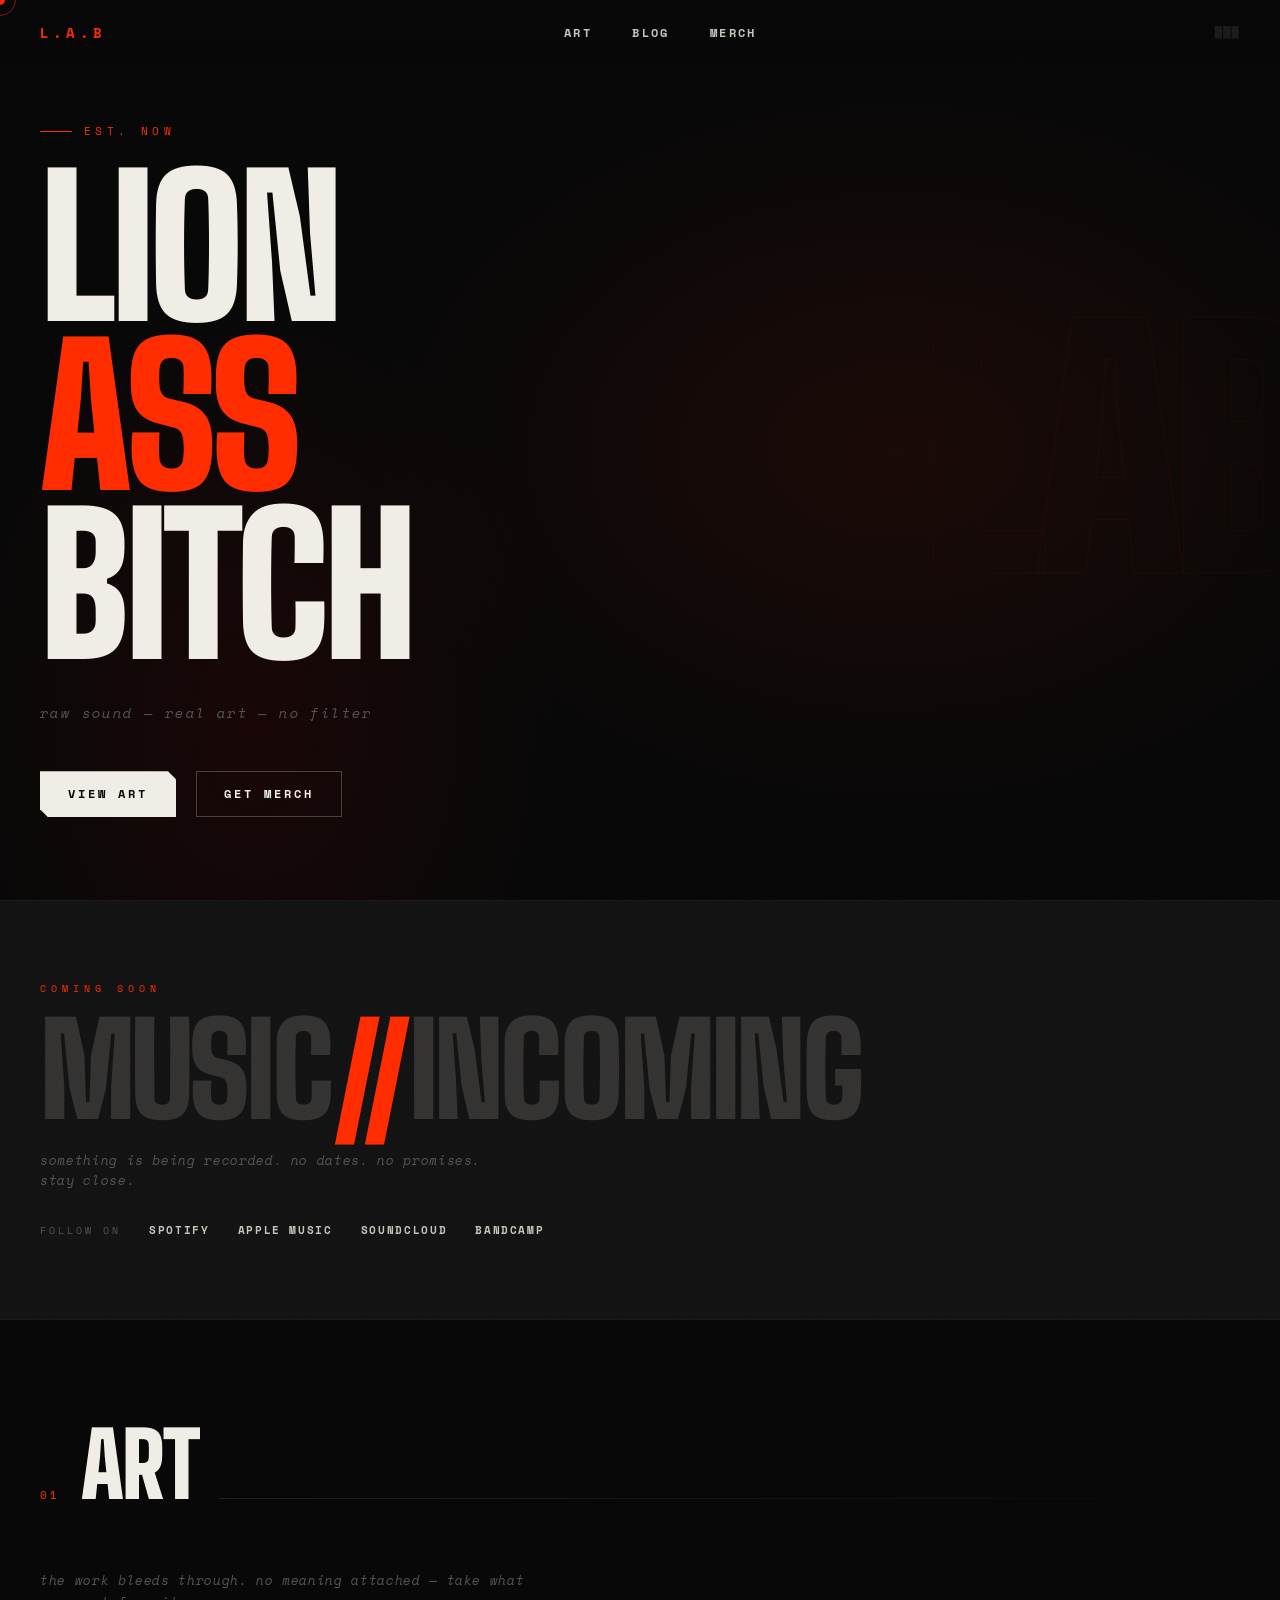
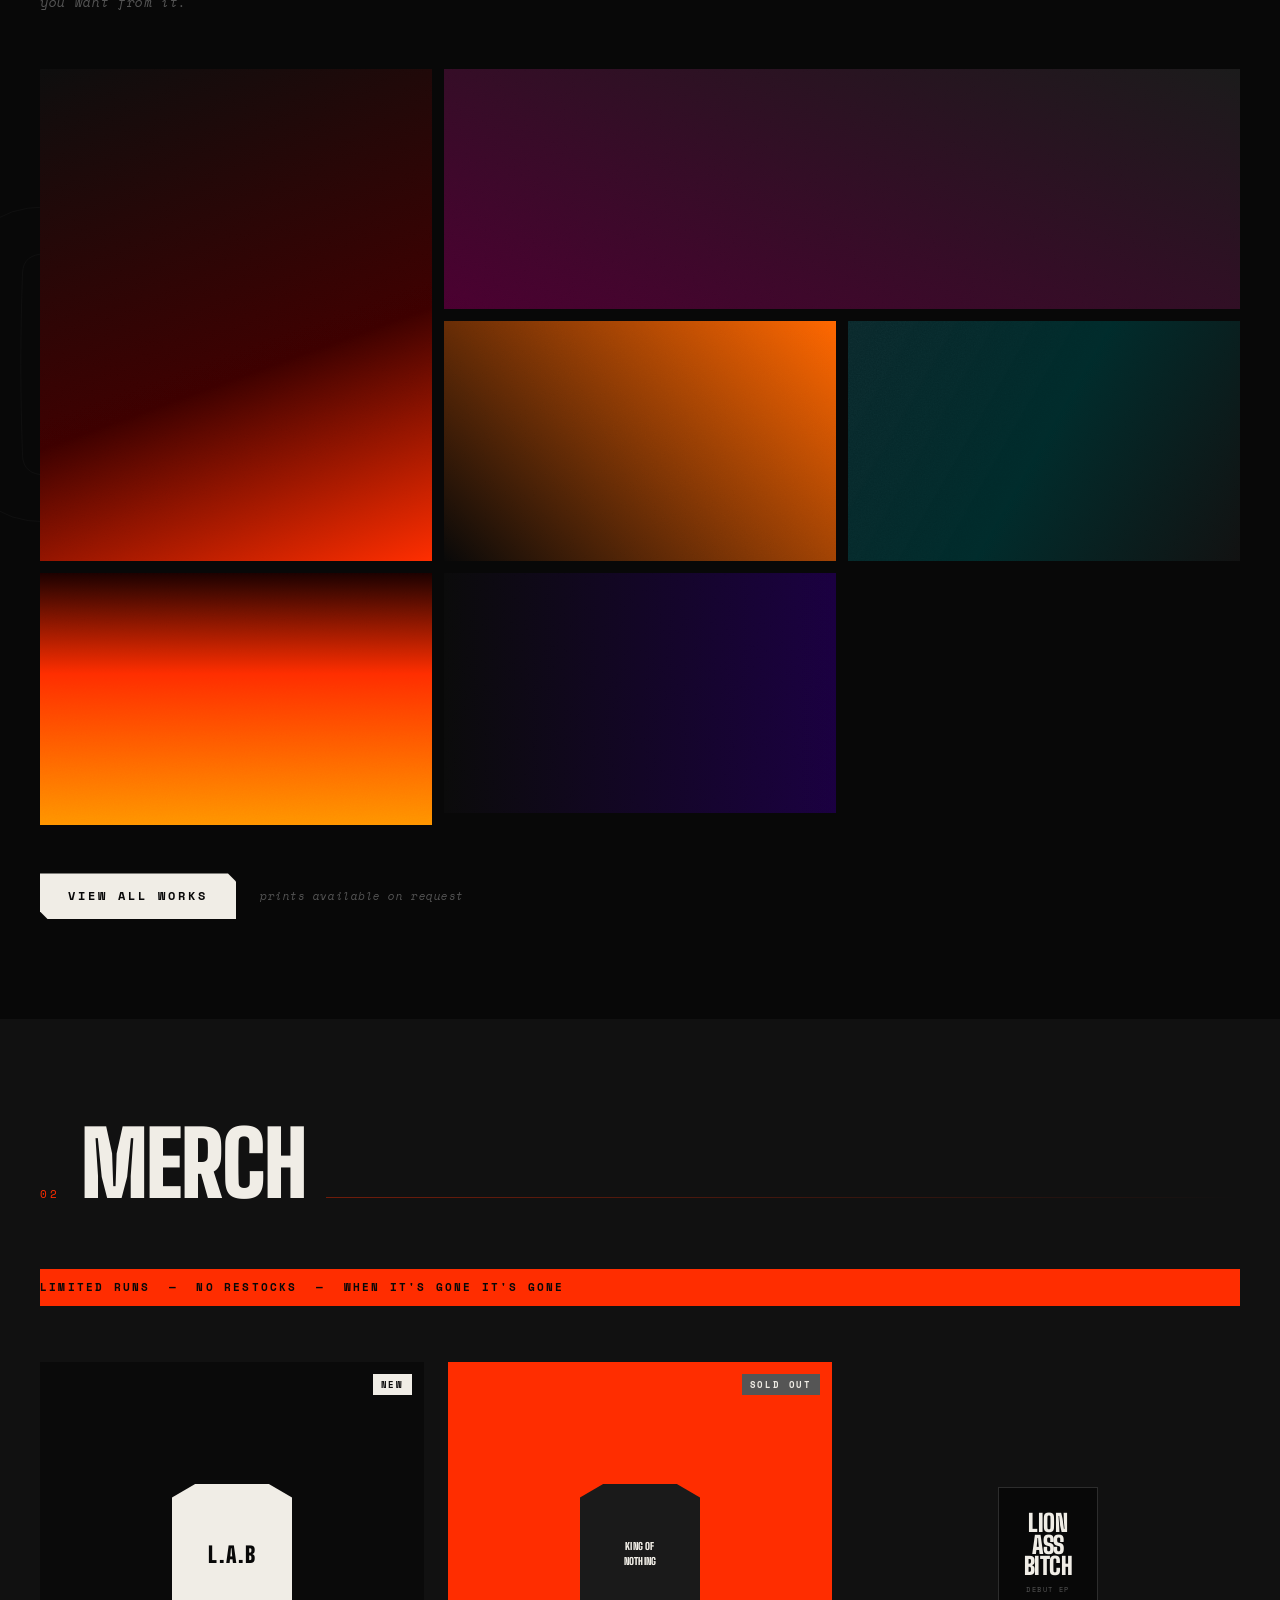
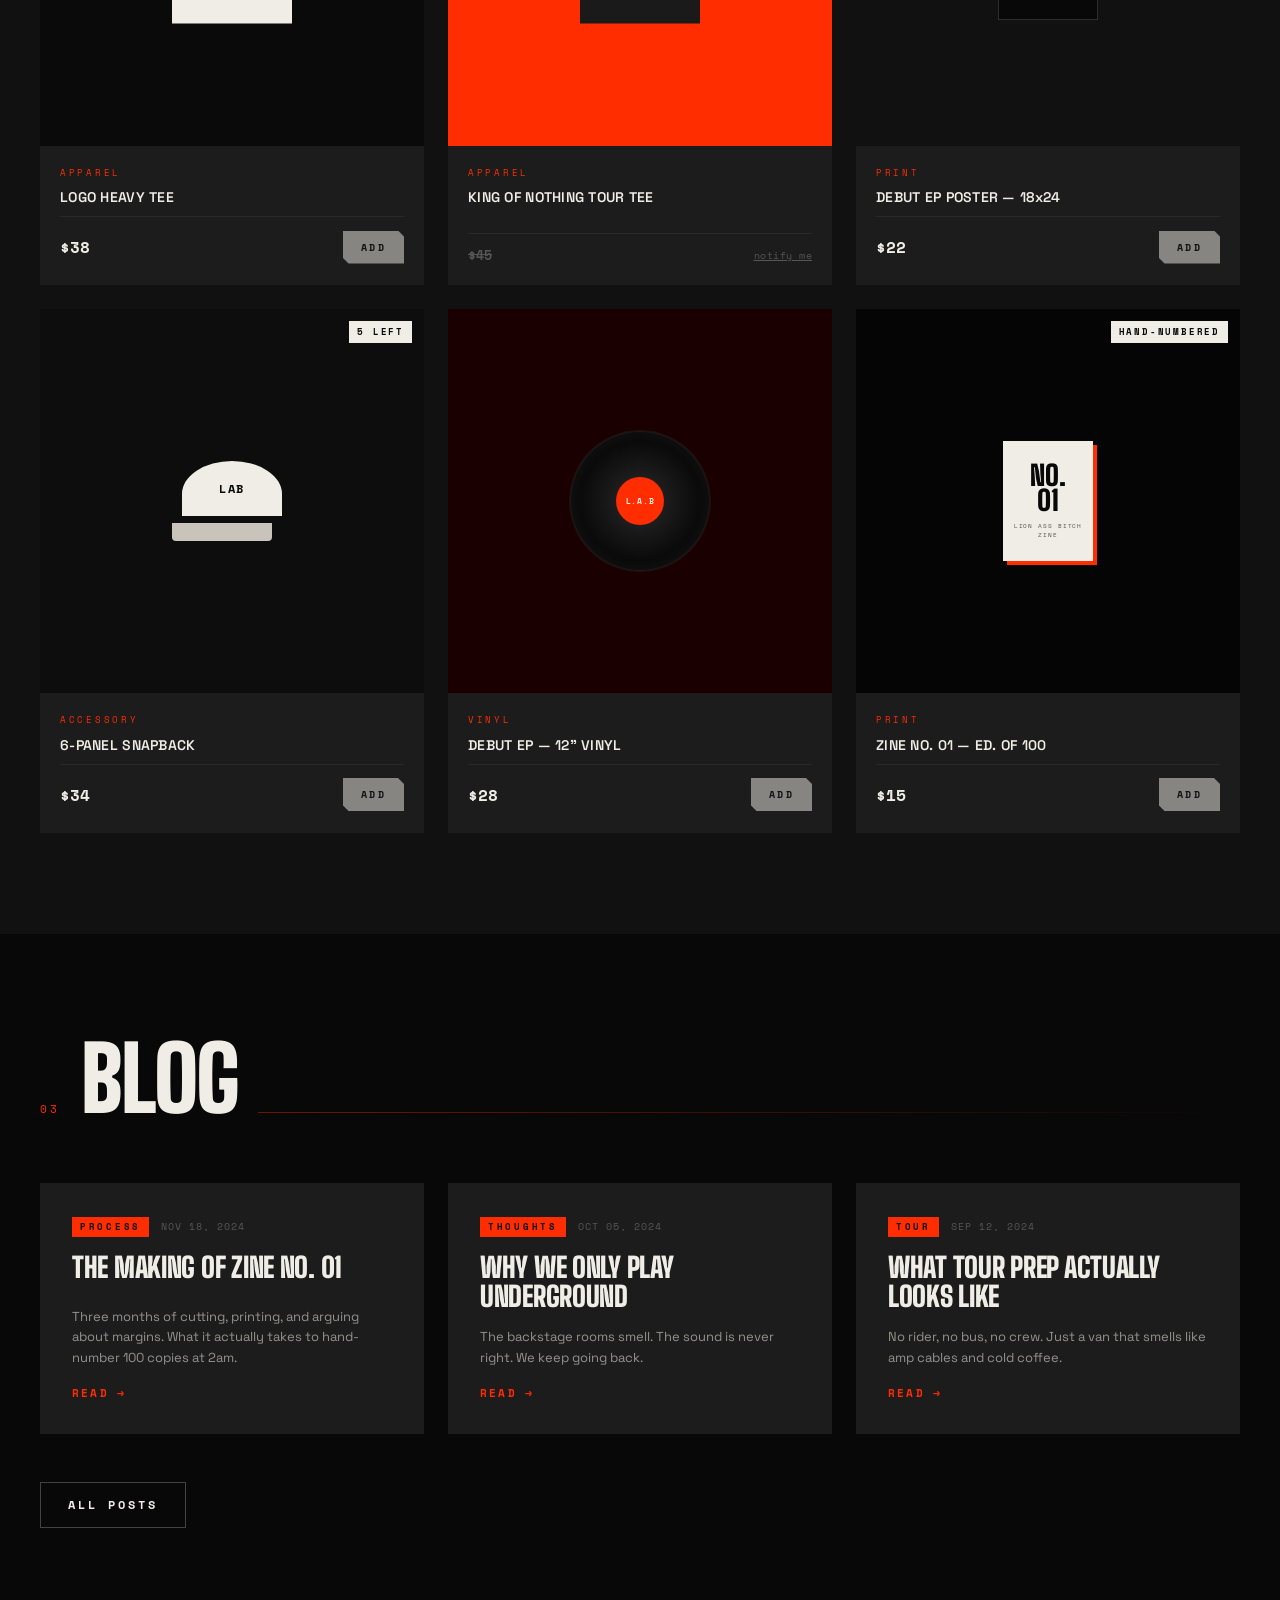
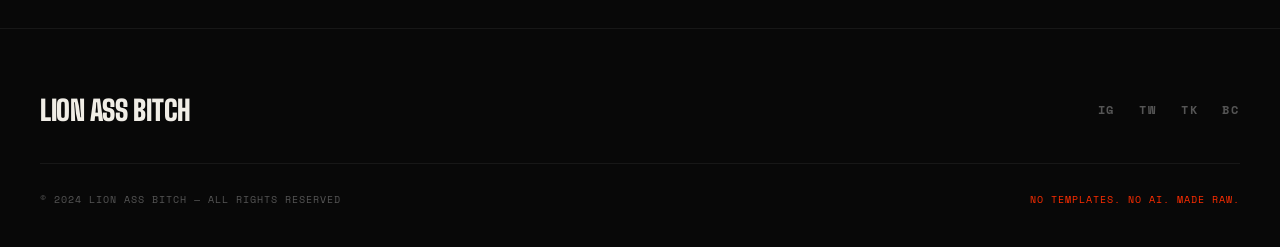
<file: index.html>
<!DOCTYPE html>
<html lang="en">
<head>
  <meta charset="UTF-8" />
  <meta name="viewport" content="width=device-width, initial-scale=1.0" />
  <title>LION ASS BITCH</title>
  <link rel="stylesheet" href="style.css" />
  <link rel="preconnect" href="https://fonts.googleapis.com" />
  <link rel="preconnect" href="https://fonts.gstatic.com" crossorigin />
  <link href="https://fonts.googleapis.com/css2?family=Space+Grotesk:wght@300;400;500;600;700&family=Space+Mono:ital,wght@0,400;0,700;1,400&family=Big+Shoulders+Display:wght@400;700;900&display=swap" rel="stylesheet" />
  <!-- Shopify Buy Button SDK -->
  <script async src="https://sdks.shopifycdn.com/buy-button/latest/buy-button-storefront.min.js"></script>
</head>
<body>

  <!-- custom cursor -->
  <div class="cursor" id="cursor"></div>
  <div class="cursor-trail" id="cursor-trail"></div>

  <!-- NAV -->
  <nav class="nav">
    <span class="nav-logo">L.A.B</span>
    <ul class="nav-links">
      <li><a href="#art" data-text="ART">ART</a></li>
      <li><a href="#blog" data-text="BLOG">BLOG</a></li>
      <li><a href="#merch" data-text="MERCH">MERCH</a></li>
    </ul>
    <div class="nav-static">&#9608;&#9608;&#9608;</div>
  </nav>

  <!-- HERO -->
  <section class="hero" id="hero">
    <div class="hero-bg-text" aria-hidden="true">LAB</div>

    <div class="hero-content">
      <div class="hero-tag">EST. NOW</div>
      <h1 class="hero-title">
        <span class="title-line" data-glitch="LION">LION</span>
        <span class="title-line accent" data-glitch="ASS">ASS</span>
        <span class="title-line" data-glitch="BITCH">BITCH</span>
      </h1>
      <p class="hero-sub">raw sound &mdash; real art &mdash; no filter</p>
      <div class="hero-cta-row">
        <a href="#art" class="btn-raw">VIEW ART</a>
        <a href="#merch" class="btn-ghost">GET MERCH</a>
      </div>
    </div>

    <div class="hero-ticker">
      <div class="ticker-inner">
        <span>LION ASS BITCH &nbsp;&mdash;&nbsp; NEW DROP &nbsp;&mdash;&nbsp; LION ASS BITCH &nbsp;&mdash;&nbsp; NO RULES &nbsp;&mdash;&nbsp; LION ASS BITCH &nbsp;&mdash;&nbsp; NEW DROP &nbsp;&mdash;&nbsp; LION ASS BITCH &nbsp;&mdash;&nbsp; NO RULES &nbsp;&mdash;&nbsp;</span>
        <span aria-hidden="true">LION ASS BITCH &nbsp;&mdash;&nbsp; NEW DROP &nbsp;&mdash;&nbsp; LION ASS BITCH &nbsp;&mdash;&nbsp; NO RULES &nbsp;&mdash;&nbsp; LION ASS BITCH &nbsp;&mdash;&nbsp; NEW DROP &nbsp;&mdash;&nbsp; LION ASS BITCH &nbsp;&mdash;&nbsp; NO RULES &nbsp;&mdash;&nbsp;</span>
      </div>
    </div>
  </section>

  <!-- MUSIC COMING SOON -->
  <section class="music-teaser" id="music">
    <div class="music-teaser-noise" aria-hidden="true"></div>
    <div class="music-teaser-inner">
      <span class="music-teaser-label">COMING SOON</span>
      <div class="music-teaser-title" aria-label="MUSIC INCOMING">
        MUSIC<span class="music-teaser-slash">//</span>INCOMING
      </div>
      <p class="music-teaser-sub">something is being recorded. no dates. no promises. stay close.</p>
      <div class="music-teaser-platforms">
        <span class="streaming-label">FOLLOW ON</span>
        <a href="#" class="stream-link">SPOTIFY</a>
        <a href="#" class="stream-link">APPLE MUSIC</a>
        <a href="#" class="stream-link">SOUNDCLOUD</a>
        <a href="#" class="stream-link">BANDCAMP</a>
      </div>
    </div>
  </section>

  <!-- ART -->
  <section class="art" id="art">
    <div class="art-bg-num" aria-hidden="true">01</div>

    <div class="section-header inverted">
      <span class="section-num">01</span>
      <h2 class="section-title">ART</h2>
      <div class="section-line"></div>
    </div>

    <div class="art-intro">
      <p>the work bleeds through. no meaning attached &mdash; take what you want from it.</p>
    </div>

    <div class="art-masonry">

      <div class="art-item art-item--tall" data-index="1">
        <div class="art-placeholder" style="background: linear-gradient(160deg, #0d0d0d 0%, #3d0000 60%, #ff2d00 100%);">
          <div class="art-grain"></div>
          <div class="art-label-box">
            <span class="art-piece-num">001</span>
            <span class="art-piece-title">SELF PORTRAIT AS DEBRIS</span>
            <span class="art-piece-med">mixed media / 2024</span>
          </div>
        </div>
      </div>

      <div class="art-item art-item--wide" data-index="2">
        <div class="art-placeholder" style="background: linear-gradient(200deg, #1a1a1a 0%, #4a0030 100%);">
          <div class="art-grain"></div>
          <div class="art-label-box">
            <span class="art-piece-num">002</span>
            <span class="art-piece-title">TEETH MARKS ON CONCRETE</span>
            <span class="art-piece-med">digital / 2024</span>
          </div>
        </div>
      </div>

      <div class="art-item" data-index="3">
        <div class="art-placeholder" style="background: linear-gradient(45deg, #080808 0%, #ff6600 100%);">
          <div class="art-grain"></div>
          <div class="art-label-box">
            <span class="art-piece-num">003</span>
            <span class="art-piece-title">CROWN MADE OF WIRE</span>
            <span class="art-piece-med">acrylic / 2023</span>
          </div>
        </div>
      </div>

      <div class="art-item" data-index="4">
        <div class="art-placeholder" style="background: linear-gradient(300deg, #111 0%, #002b2b 50%, #00e5ff22 100%);">
          <div class="art-grain"></div>
          <div class="art-label-box">
            <span class="art-piece-num">004</span>
            <span class="art-piece-title">WHAT SURVIVES THE FIRE</span>
            <span class="art-piece-med">photography / 2023</span>
          </div>
        </div>
      </div>

      <div class="art-item art-item--tall" data-index="5">
        <div class="art-placeholder" style="background: linear-gradient(180deg, #1c0000 0%, #ff2d00 40%, #ff9500 100%);">
          <div class="art-grain"></div>
          <div class="art-label-box">
            <span class="art-piece-num">005</span>
            <span class="art-piece-title">LION STUDY NO. 7</span>
            <span class="art-piece-med">charcoal / 2023</span>
          </div>
        </div>
      </div>

      <div class="art-item" data-index="6">
        <div class="art-placeholder" style="background: linear-gradient(90deg, #0a0a0a 0%, #1a0040 100%);">
          <div class="art-grain"></div>
          <div class="art-label-box">
            <span class="art-piece-num">006</span>
            <span class="art-piece-title">BRUISE PATTERN</span>
            <span class="art-piece-med">mixed media / 2023</span>
          </div>
        </div>
      </div>

    </div>

    <div class="art-cta-row">
      <a href="#" class="btn-raw">VIEW ALL WORKS</a>
      <span class="art-cta-note">prints available on request</span>
    </div>
  </section>

  <!-- MERCH -->
  <!--
    SHOPIFY SETUP:
    1. Set SHOPIFY_DOMAIN and SHOPIFY_TOKEN in script.js
    2. Replace data-product-id on each .shopify-btn-mount div below
       with the numeric product ID from your Shopify admin
       (open a product → the number in the URL is the ID)
  -->
  <section class="merch" id="merch">
    <div class="section-header">
      <span class="section-num">02</span>
      <h2 class="section-title">MERCH</h2>
      <div class="section-line"></div>
    </div>

    <div class="merch-intro-strip">
      <span>LIMITED RUNS &nbsp;&mdash;&nbsp; NO RESTOCKS &nbsp;&mdash;&nbsp; WHEN IT'S GONE IT'S GONE</span>
    </div>

    <div class="merch-grid">

      <article class="merch-card" data-category="apparel">
        <div class="merch-visual" style="background: #0a0a0a;">
          <div class="merch-tee-mock">
            <div class="tee-body"></div>
            <div class="tee-print">L.A.B</div>
          </div>
          <div class="merch-badge">NEW</div>
        </div>
        <div class="merch-details">
          <span class="merch-cat">APPAREL</span>
          <h3 class="merch-name">LOGO HEAVY TEE</h3>
          <div class="merch-bottom">
            <span class="merch-price">$38</span>
            <div class="shopify-btn-mount" data-product-id="REPLACE_WITH_PRODUCT_ID"></div>
          </div>
        </div>
      </article>

      <article class="merch-card" data-category="apparel">
        <div class="merch-visual" style="background: #ff2d00;">
          <div class="merch-tee-mock">
            <div class="tee-body dark"></div>
            <div class="tee-print small">KING OF NOTHING</div>
          </div>
          <div class="merch-badge sold-out">SOLD OUT</div>
        </div>
        <div class="merch-details">
          <span class="merch-cat">APPAREL</span>
          <h3 class="merch-name">KING OF NOTHING TOUR TEE</h3>
          <div class="merch-bottom">
            <span class="merch-price sold">$45</span>
            <span class="merch-notify">notify me</span>
          </div>
        </div>
      </article>

      <article class="merch-card" data-category="print">
        <div class="merch-visual" style="background: #111;">
          <div class="merch-poster-mock">
            <div class="poster-inner">
              <span class="poster-title">LION<br/>ASS<br/>BITCH</span>
              <span class="poster-sub">DEBUT EP</span>
            </div>
          </div>
        </div>
        <div class="merch-details">
          <span class="merch-cat">PRINT</span>
          <h3 class="merch-name">DEBUT EP POSTER &mdash; 18x24</h3>
          <div class="merch-bottom">
            <span class="merch-price">$22</span>
            <div class="shopify-btn-mount" data-product-id="REPLACE_WITH_PRODUCT_ID"></div>
          </div>
        </div>
      </article>

      <article class="merch-card" data-category="accessory">
        <div class="merch-visual" style="background: #0d0d0d;">
          <div class="merch-cap-mock">
            <div class="cap-brim"></div>
            <div class="cap-crown">
              <span class="cap-text">LAB</span>
            </div>
          </div>
          <div class="merch-badge">5 LEFT</div>
        </div>
        <div class="merch-details">
          <span class="merch-cat">ACCESSORY</span>
          <h3 class="merch-name">6-PANEL SNAPBACK</h3>
          <div class="merch-bottom">
            <span class="merch-price">$34</span>
            <div class="shopify-btn-mount" data-product-id="REPLACE_WITH_PRODUCT_ID"></div>
          </div>
        </div>
      </article>

      <article class="merch-card" data-category="vinyl">
        <div class="merch-visual" style="background: #1a0000;">
          <div class="merch-vinyl-mock">
            <div class="vinyl-disc">
              <div class="vinyl-label">
                <span>L.A.B</span>
              </div>
            </div>
          </div>
        </div>
        <div class="merch-details">
          <span class="merch-cat">VINYL</span>
          <h3 class="merch-name">DEBUT EP &mdash; 12" VINYL</h3>
          <div class="merch-bottom">
            <span class="merch-price">$28</span>
            <div class="shopify-btn-mount" data-product-id="REPLACE_WITH_PRODUCT_ID"></div>
          </div>
        </div>
      </article>

      <article class="merch-card" data-category="print">
        <div class="merch-visual" style="background: #050505;">
          <div class="merch-zine-mock">
            <div class="zine-cover">
              <span class="zine-title">NO.<br/>01</span>
              <span class="zine-sub">LION ASS BITCH ZINE</span>
            </div>
          </div>
          <div class="merch-badge">HAND-NUMBERED</div>
        </div>
        <div class="merch-details">
          <span class="merch-cat">PRINT</span>
          <h3 class="merch-name">ZINE NO. 01 &mdash; ED. OF 100</h3>
          <div class="merch-bottom">
            <span class="merch-price">$15</span>
            <div class="shopify-btn-mount" data-product-id="REPLACE_WITH_PRODUCT_ID"></div>
          </div>
        </div>
      </article>

    </div>
  </section>

  <!-- BLOG -->
  <section class="blog" id="blog">
    <div class="section-header">
      <span class="section-num">03</span>
      <h2 class="section-title">BLOG</h2>
      <div class="section-line"></div>
    </div>

    <div class="blog-grid">

      <article class="blog-card blog-card--featured">
        <div class="blog-card-meta">
          <span class="blog-tag">PROCESS</span>
          <time class="blog-date" datetime="2024-11-18">NOV 18, 2024</time>
        </div>
        <h3 class="blog-card-title">THE MAKING OF ZINE NO. 01</h3>
        <p class="blog-card-excerpt">Three months of cutting, printing, and arguing about margins. What it actually takes to hand-number 100 copies at 2am.</p>
        <a href="blog/zine-making.html" class="blog-read-more">READ <span class="blog-arrow">&#8594;</span></a>
      </article>

      <article class="blog-card">
        <div class="blog-card-meta">
          <span class="blog-tag">THOUGHTS</span>
          <time class="blog-date" datetime="2024-10-05">OCT 05, 2024</time>
        </div>
        <h3 class="blog-card-title">WHY WE ONLY PLAY UNDERGROUND</h3>
        <p class="blog-card-excerpt">The backstage rooms smell. The sound is never right. We keep going back.</p>
        <a href="blog/underground.html" class="blog-read-more">READ <span class="blog-arrow">&#8594;</span></a>
      </article>

      <article class="blog-card">
        <div class="blog-card-meta">
          <span class="blog-tag">TOUR</span>
          <time class="blog-date" datetime="2024-09-12">SEP 12, 2024</time>
        </div>
        <h3 class="blog-card-title">WHAT TOUR PREP ACTUALLY LOOKS LIKE</h3>
        <p class="blog-card-excerpt">No rider, no bus, no crew. Just a van that smells like amp cables and cold coffee.</p>
        <a href="blog/tour-prep.html" class="blog-read-more">READ <span class="blog-arrow">&#8594;</span></a>
      </article>

    </div>

    <div class="blog-footer-row">
      <a href="blog/index.html" class="btn-ghost">ALL POSTS</a>
    </div>
  </section>

  <!-- FOOTER -->
  <footer class="footer">
    <div class="footer-top">
      <div class="footer-logo">LION ASS BITCH</div>
      <div class="footer-socials">
        <a href="#" class="social-link">IG</a>
        <a href="#" class="social-link">TW</a>
        <a href="#" class="social-link">TK</a>
        <a href="#" class="social-link">BC</a>
      </div>
    </div>
    <div class="footer-divider"></div>
    <div class="footer-bottom">
      <span class="footer-copy">&copy; 2024 LION ASS BITCH &mdash; ALL RIGHTS RESERVED</span>
      <span class="footer-made">NO TEMPLATES. NO AI. MADE RAW.</span>
    </div>
  </footer>

  <script src="script.js"></script>
</body>
</html>
</file>
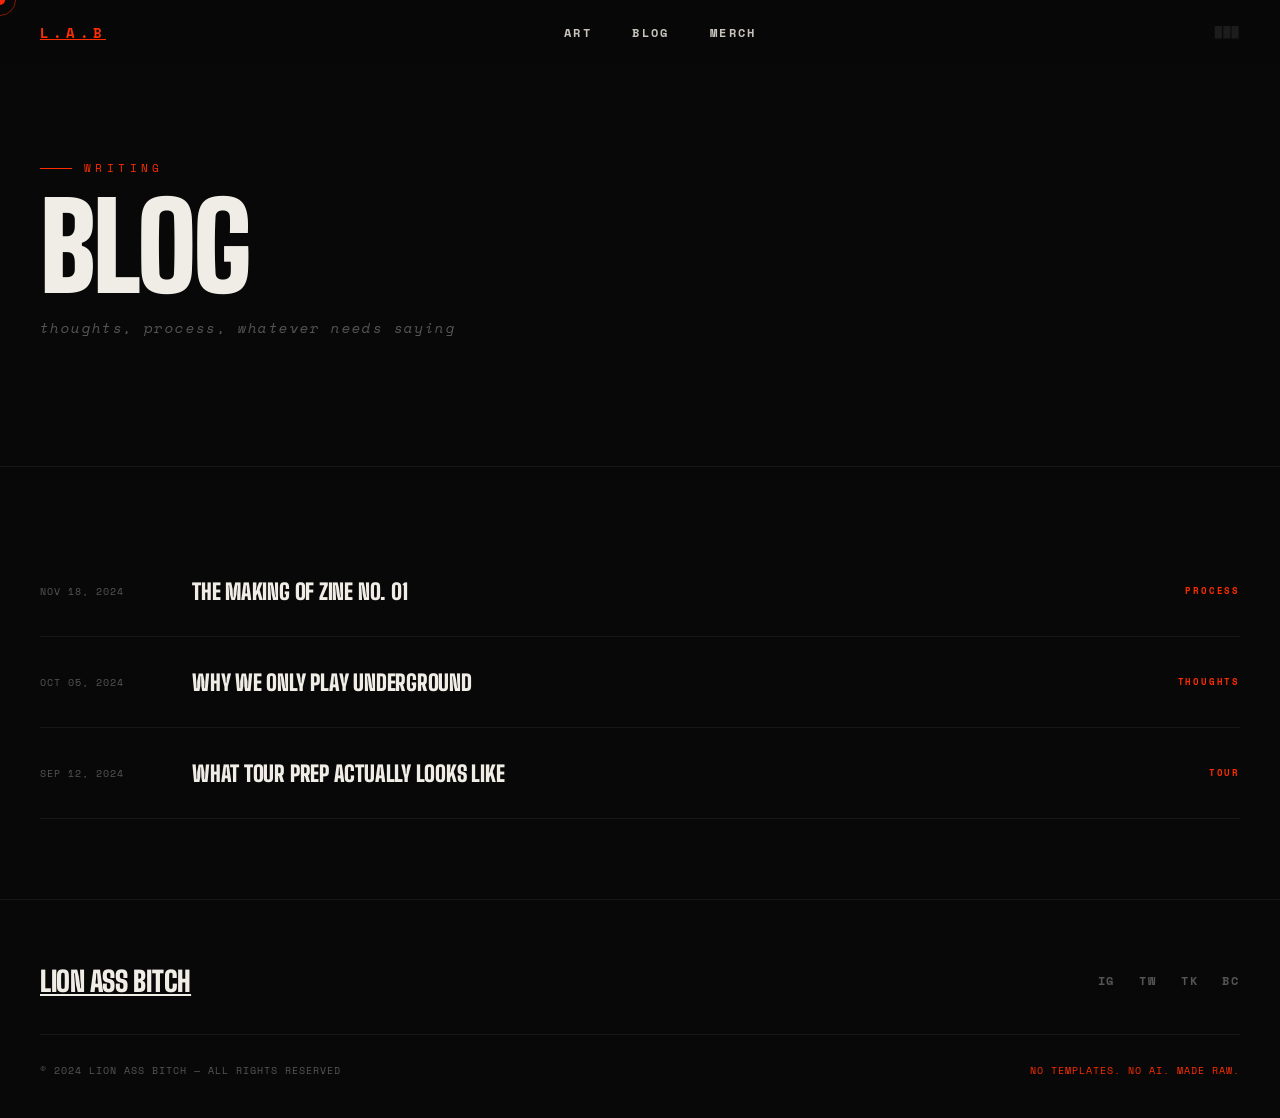
<file: blog/index.html>
<!DOCTYPE html>
<html lang="en">
<head>
  <meta charset="UTF-8" />
  <meta name="viewport" content="width=device-width, initial-scale=1.0" />
  <title>BLOG &mdash; LION ASS BITCH</title>
  <link rel="stylesheet" href="../style.css" />
  <link rel="preconnect" href="https://fonts.googleapis.com" />
  <link rel="preconnect" href="https://fonts.gstatic.com" crossorigin />
  <link href="https://fonts.googleapis.com/css2?family=Space+Grotesk:wght@300;400;500;600;700&family=Space+Mono:ital,wght@0,400;0,700;1,400&family=Big+Shoulders+Display:wght@400;700;900&display=swap" rel="stylesheet" />
</head>
<body>

  <div class="cursor" id="cursor"></div>
  <div class="cursor-trail" id="cursor-trail"></div>

  <nav class="nav">
    <a href="../index.html" class="nav-logo">L.A.B</a>
    <ul class="nav-links">
      <li><a href="../index.html#art">ART</a></li>
      <li><a href="../index.html#blog">BLOG</a></li>
      <li><a href="../index.html#merch">MERCH</a></li>
    </ul>
    <div class="nav-static">&#9608;&#9608;&#9608;</div>
  </nav>

  <header class="blog-page-hero">
    <div class="hero-tag">WRITING</div>
    <h1 class="blog-page-title">BLOG</h1>
    <p class="hero-sub">thoughts, process, whatever needs saying</p>
  </header>

  <main class="blog-page-list">

    <a href="zine-making.html" class="blog-list-row">
      <span class="blog-list-date">NOV 18, 2024</span>
      <span class="blog-list-title">THE MAKING OF ZINE NO. 01</span>
      <span class="blog-list-tag">PROCESS</span>
    </a>

    <a href="underground.html" class="blog-list-row">
      <span class="blog-list-date">OCT 05, 2024</span>
      <span class="blog-list-title">WHY WE ONLY PLAY UNDERGROUND</span>
      <span class="blog-list-tag">THOUGHTS</span>
    </a>

    <a href="tour-prep.html" class="blog-list-row">
      <span class="blog-list-date">SEP 12, 2024</span>
      <span class="blog-list-title">WHAT TOUR PREP ACTUALLY LOOKS LIKE</span>
      <span class="blog-list-tag">TOUR</span>
    </a>

  </main>

  <footer class="footer">
    <div class="footer-top">
      <a href="../index.html" class="footer-logo">LION ASS BITCH</a>
      <div class="footer-socials">
        <a href="#" class="social-link">IG</a>
        <a href="#" class="social-link">TW</a>
        <a href="#" class="social-link">TK</a>
        <a href="#" class="social-link">BC</a>
      </div>
    </div>
    <div class="footer-divider"></div>
    <div class="footer-bottom">
      <span class="footer-copy">&copy; 2024 LION ASS BITCH &mdash; ALL RIGHTS RESERVED</span>
      <span class="footer-made">NO TEMPLATES. NO AI. MADE RAW.</span>
    </div>
  </footer>

  <script src="../script.js"></script>
</body>
</html>
</file>
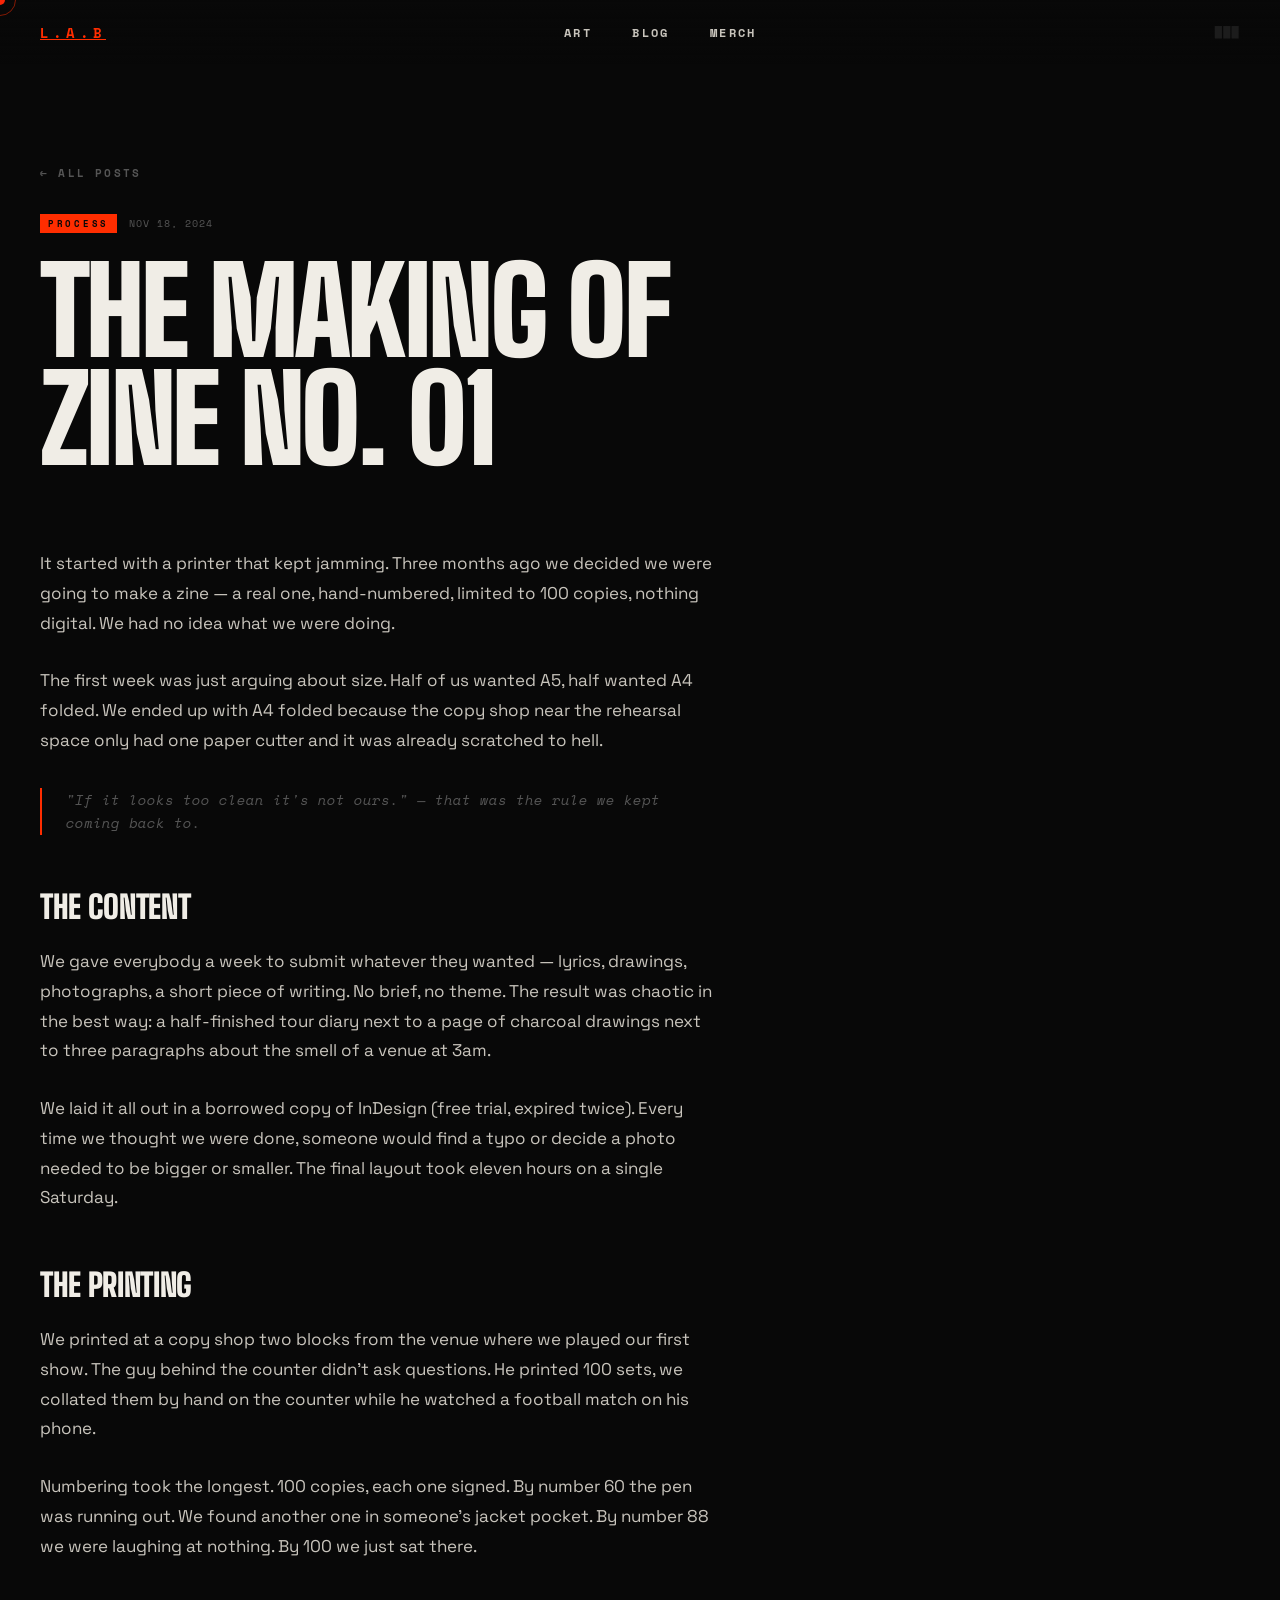
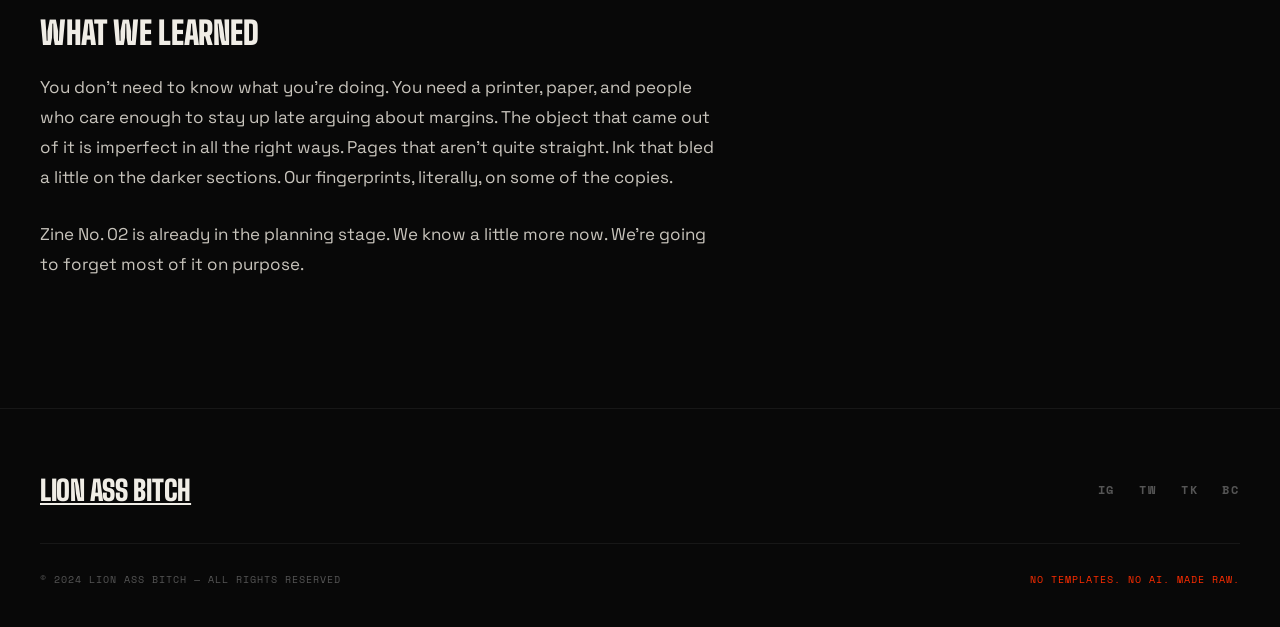
<file: blog/zine-making.html>
<!DOCTYPE html>
<html lang="en">
<head>
  <meta charset="UTF-8" />
  <meta name="viewport" content="width=device-width, initial-scale=1.0" />
  <title>THE MAKING OF ZINE NO. 01 &mdash; LION ASS BITCH</title>
  <link rel="stylesheet" href="../style.css" />
  <link rel="preconnect" href="https://fonts.googleapis.com" />
  <link rel="preconnect" href="https://fonts.gstatic.com" crossorigin />
  <link href="https://fonts.googleapis.com/css2?family=Space+Grotesk:wght@300;400;500;600;700&family=Space+Mono:ital,wght@0,400;0,700;1,400&family=Big+Shoulders+Display:wght@400;700;900&display=swap" rel="stylesheet" />
</head>
<body>

  <div class="cursor" id="cursor"></div>
  <div class="cursor-trail" id="cursor-trail"></div>

  <nav class="nav">
    <a href="../index.html" class="nav-logo">L.A.B</a>
    <ul class="nav-links">
      <li><a href="../index.html#art">ART</a></li>
      <li><a href="index.html">BLOG</a></li>
      <li><a href="../index.html#merch">MERCH</a></li>
    </ul>
    <div class="nav-static">&#9608;&#9608;&#9608;</div>
  </nav>

  <header class="blog-post-header">
    <a href="index.html" class="blog-back">&#8592; ALL POSTS</a>
    <div class="blog-card-meta" style="margin-bottom: 24px;">
      <span class="blog-tag">PROCESS</span>
      <time class="blog-date" datetime="2024-11-18">NOV 18, 2024</time>
    </div>
    <h1 class="blog-page-title">THE MAKING OF ZINE NO. 01</h1>
  </header>

  <article class="blog-post-body">

    <p>
      It started with a printer that kept jamming. Three months ago we decided we were going to make a zine &mdash; a real one, hand-numbered, limited to 100 copies, nothing digital. We had no idea what we were doing.
    </p>

    <p>
      The first week was just arguing about size. Half of us wanted A5, half wanted A4 folded. We ended up with A4 folded because the copy shop near the rehearsal space only had one paper cutter and it was already scratched to hell.
    </p>

    <blockquote>
      "If it looks too clean it's not ours." &mdash; that was the rule we kept coming back to.
    </blockquote>

    <h2>THE CONTENT</h2>

    <p>
      We gave everybody a week to submit whatever they wanted &mdash; lyrics, drawings, photographs, a short piece of writing. No brief, no theme. The result was chaotic in the best way: a half-finished tour diary next to a page of charcoal drawings next to three paragraphs about the smell of a venue at 3am.
    </p>

    <p>
      We laid it all out in a borrowed copy of InDesign (free trial, expired twice). Every time we thought we were done, someone would find a typo or decide a photo needed to be bigger or smaller. The final layout took eleven hours on a single Saturday.
    </p>

    <h2>THE PRINTING</h2>

    <p>
      We printed at a copy shop two blocks from the venue where we played our first show. The guy behind the counter didn't ask questions. He printed 100 sets, we collated them by hand on the counter while he watched a football match on his phone.
    </p>

    <p>
      Numbering took the longest. 100 copies, each one signed. By number 60 the pen was running out. We found another one in someone's jacket pocket. By number 88 we were laughing at nothing. By 100 we just sat there.
    </p>

    <h2>WHAT WE LEARNED</h2>

    <p>
      You don't need to know what you're doing. You need a printer, paper, and people who care enough to stay up late arguing about margins. The object that came out of it is imperfect in all the right ways. Pages that aren't quite straight. Ink that bled a little on the darker sections. Our fingerprints, literally, on some of the copies.
    </p>

    <p>
      Zine No. 02 is already in the planning stage. We know a little more now. We're going to forget most of it on purpose.
    </p>

  </article>

  <footer class="footer">
    <div class="footer-top">
      <a href="../index.html" class="footer-logo">LION ASS BITCH</a>
      <div class="footer-socials">
        <a href="#" class="social-link">IG</a>
        <a href="#" class="social-link">TW</a>
        <a href="#" class="social-link">TK</a>
        <a href="#" class="social-link">BC</a>
      </div>
    </div>
    <div class="footer-divider"></div>
    <div class="footer-bottom">
      <span class="footer-copy">&copy; 2024 LION ASS BITCH &mdash; ALL RIGHTS RESERVED</span>
      <span class="footer-made">NO TEMPLATES. NO AI. MADE RAW.</span>
    </div>
  </footer>

  <script src="../script.js"></script>
</body>
</html>
</file>
<file: style.css>
/* ============================================
   LION ASS BITCH — STYLESHEET
   raw / underground / no polish
============================================ */

*, *::before, *::after {
  box-sizing: border-box;
  margin: 0;
  padding: 0;
}

:root {
  --black:   #080808;
  --offblack: #111111;
  --charcoal: #1c1c1c;
  --red:     #ff2d00;
  --reddeep: #9a0000;
  --orange:  #ff6b00;
  --cream:   #f0ede6;
  --offwhite:#c8c4bc;
  --grey:    #555555;
  --font-display: 'Big Shoulders Display', 'Arial Black', sans-serif;
  --font-body:    'Space Grotesk', 'Helvetica Neue', sans-serif;
  --font-mono:    'Space Mono', 'Courier New', monospace;
}

html {
  scroll-behavior: smooth;
  overflow-x: hidden;
}

body {
  background: var(--black);
  color: var(--cream);
  font-family: var(--font-body);
  font-size: 16px;
  line-height: 1.5;
  cursor: none;
  overflow-x: hidden;
}

/* ---- SCROLLBAR ---- */
::-webkit-scrollbar { width: 4px; }
::-webkit-scrollbar-track { background: var(--black); }
::-webkit-scrollbar-thumb { background: var(--red); }

/* ---- CUSTOM CURSOR ---- */
.cursor {
  position: fixed;
  width: 10px;
  height: 10px;
  background: var(--red);
  border-radius: 50%;
  pointer-events: none;
  z-index: 9999;
  transform: translate(-50%, -50%);
  transition: transform 0.1s ease, width 0.2s ease, height 0.2s ease;
  mix-blend-mode: difference;
}

.cursor-trail {
  position: fixed;
  width: 32px;
  height: 32px;
  border: 1px solid var(--red);
  border-radius: 50%;
  pointer-events: none;
  z-index: 9998;
  transform: translate(-50%, -50%);
  transition: left 0.12s ease, top 0.12s ease, width 0.2s ease, height 0.2s ease;
  opacity: 0.5;
}

body:has(a:hover) .cursor,
body:has(button:hover) .cursor { width: 20px; height: 20px; }

/* ---- NAV ---- */
.nav {
  position: fixed;
  top: 0;
  left: 0;
  right: 0;
  z-index: 1000;
  display: flex;
  align-items: center;
  justify-content: space-between;
  padding: 20px 40px;
  background: transparent;
  mix-blend-mode: normal;
}

.nav::after {
  content: '';
  position: absolute;
  inset: 0;
  background: linear-gradient(to bottom, rgba(8,8,8,0.9) 0%, transparent 100%);
  z-index: -1;
  pointer-events: none;
}

.nav-logo {
  font-family: var(--font-mono);
  font-size: 14px;
  font-weight: 700;
  letter-spacing: 0.3em;
  color: var(--red);
}

.nav-links {
  display: flex;
  gap: 40px;
  list-style: none;
}

.nav-links a {
  font-family: var(--font-mono);
  font-size: 12px;
  font-weight: 700;
  letter-spacing: 0.2em;
  color: var(--offwhite);
  text-decoration: none;
  position: relative;
  transition: color 0.2s;
}

.nav-links a::after {
  content: '';
  position: absolute;
  bottom: -4px;
  left: 0;
  width: 0;
  height: 1px;
  background: var(--red);
  transition: width 0.3s ease;
}

.nav-links a:hover { color: var(--cream); }
.nav-links a:hover::after { width: 100%; }

.nav-static {
  font-family: var(--font-mono);
  font-size: 12px;
  color: var(--charcoal);
  letter-spacing: 0.1em;
  animation: flicker 3s infinite;
}

@keyframes flicker {
  0%, 100% { opacity: 1; }
  50%       { opacity: 0.3; }
  75%       { opacity: 0.8; }
  80%       { opacity: 0.1; }
}

/* ---- HERO ---- */
.hero {
  position: relative;
  min-height: 100vh;
  display: flex;
  flex-direction: column;
  justify-content: center;
  padding: 120px 40px 80px;
  overflow: hidden;
}

.hero::before {
  content: '';
  position: absolute;
  inset: 0;
  background:
    radial-gradient(ellipse 60% 60% at 70% 50%, rgba(255,45,0,0.08) 0%, transparent 70%),
    radial-gradient(ellipse 40% 80% at 20% 80%, rgba(154,0,0,0.12) 0%, transparent 60%);
  pointer-events: none;
}

.hero-bg-text {
  position: absolute;
  right: -2vw;
  top: 50%;
  transform: translateY(-50%);
  font-family: var(--font-display);
  font-size: clamp(120px, 25vw, 360px);
  font-weight: 900;
  color: transparent;
  -webkit-text-stroke: 1px rgba(255,45,0,0.06);
  letter-spacing: -0.05em;
  user-select: none;
  pointer-events: none;
  z-index: 0;
  white-space: nowrap;
}

.hero-content {
  position: relative;
  z-index: 1;
  max-width: 900px;
}

.hero-tag {
  font-family: var(--font-mono);
  font-size: 11px;
  letter-spacing: 0.4em;
  color: var(--red);
  margin-bottom: 24px;
  display: flex;
  align-items: center;
  gap: 12px;
}

.hero-tag::before {
  content: '';
  display: inline-block;
  width: 32px;
  height: 1px;
  background: var(--red);
}

.hero-title {
  display: flex;
  flex-direction: column;
  gap: 0;
  line-height: 0.88;
  margin-bottom: 32px;
}

.title-line {
  font-family: var(--font-display);
  font-size: clamp(80px, 15vw, 200px);
  font-weight: 900;
  letter-spacing: -0.03em;
  color: var(--cream);
  position: relative;
  display: inline-block;
}

.title-line.accent {
  color: var(--red);
  -webkit-text-stroke: 0px;
}

/* Glitch effect on hover */
.title-line:hover {
  animation: glitch 0.3s steps(2, end) forwards;
}

@keyframes glitch {
  0%   { text-shadow: 2px 0 var(--red), -2px 0 cyan; transform: translate(0); }
  20%  { text-shadow: -4px 0 var(--red), 4px 0 cyan; transform: translate(4px, -2px); }
  40%  { text-shadow: 4px 0 var(--red), -4px 0 cyan; transform: translate(-4px, 2px); }
  60%  { text-shadow: 0px 0 var(--red), 0px 0 cyan; transform: translate(2px, 0); }
  80%  { text-shadow: -2px 0 var(--red), 2px 0 cyan; transform: translate(-2px, 1px); }
  100% { text-shadow: none; transform: translate(0); }
}

.hero-sub {
  font-family: var(--font-mono);
  font-size: 14px;
  font-style: italic;
  color: var(--grey);
  letter-spacing: 0.1em;
  margin-bottom: 48px;
}

.hero-cta-row {
  display: flex;
  gap: 20px;
  align-items: center;
}

/* ---- BUTTONS ---- */
.btn-raw {
  display: inline-block;
  font-family: var(--font-mono);
  font-size: 12px;
  font-weight: 700;
  letter-spacing: 0.25em;
  color: var(--black);
  background: var(--cream);
  text-decoration: none;
  padding: 14px 28px;
  border: none;
  position: relative;
  transition: background 0.2s, color 0.2s;
  clip-path: polygon(0 0, calc(100% - 8px) 0, 100% 8px, 100% 100%, 8px 100%, 0 calc(100% - 8px));
}

.btn-raw:hover {
  background: var(--red);
  color: var(--cream);
}

.btn-raw.small {
  font-size: 10px;
  padding: 9px 18px;
}

.btn-ghost {
  display: inline-block;
  font-family: var(--font-mono);
  font-size: 12px;
  font-weight: 700;
  letter-spacing: 0.25em;
  color: var(--cream);
  background: transparent;
  text-decoration: none;
  padding: 13px 27px;
  border: 1px solid rgba(240,237,230,0.25);
  transition: border-color 0.2s, color 0.2s;
}

.btn-ghost:hover {
  border-color: var(--red);
  color: var(--red);
}

/* ---- TICKER ---- */
.hero-ticker {
  position: absolute;
  bottom: 0;
  left: 0;
  right: 0;
  overflow: hidden;
  border-top: 1px solid rgba(255,255,255,0.06);
  background: rgba(255,45,0,0.06);
  padding: 12px 0;
}

.ticker-inner {
  display: flex;
  white-space: nowrap;
  animation: ticker 24s linear infinite;
}

.ticker-inner span {
  font-family: var(--font-mono);
  font-size: 11px;
  letter-spacing: 0.25em;
  color: var(--red);
  padding-right: 20px;
}

@keyframes ticker {
  from { transform: translateX(0); }
  to   { transform: translateX(-50%); }
}

/* ---- SECTION SHARED ---- */
section {
  padding: 100px 40px;
  position: relative;
}

.section-header {
  display: flex;
  align-items: baseline;
  gap: 20px;
  margin-bottom: 60px;
}

.section-num {
  font-family: var(--font-mono);
  font-size: 11px;
  letter-spacing: 0.3em;
  color: var(--red);
}

.section-title {
  font-family: var(--font-display);
  font-size: clamp(48px, 7vw, 100px);
  font-weight: 900;
  letter-spacing: -0.02em;
  line-height: 1;
  color: var(--cream);
}

.section-line {
  flex: 1;
  height: 1px;
  background: linear-gradient(to right, rgba(255,45,0,0.4), transparent);
}

/* ---- MUSIC TEASER ---- */
.music-teaser {
  position: relative;
  padding: 80px 40px;
  background: var(--offblack);
  overflow: hidden;
  border-top: 1px solid rgba(255,255,255,0.04);
  border-bottom: 1px solid rgba(255,255,255,0.04);
  display: flex;
  align-items: center;
}

.music-teaser-noise {
  position: absolute;
  inset: 0;
  background-image: url("data:image/svg+xml,%3Csvg viewBox='0 0 256 256' xmlns='http://www.w3.org/2000/svg'%3E%3Cfilter id='n'%3E%3CfeTurbulence type='fractalNoise' baseFrequency='0.9' numOctaves='4'/%3E%3C/filter%3E%3Crect width='100%25' height='100%25' filter='url(%23n)'/%3E%3C/svg%3E");
  background-size: 128px;
  opacity: 0.03;
  pointer-events: none;
}

.music-teaser-inner {
  position: relative;
  z-index: 1;
  width: 100%;
}

.music-teaser-label {
  display: block;
  font-family: var(--font-mono);
  font-size: 10px;
  letter-spacing: 0.5em;
  color: var(--red);
  margin-bottom: 16px;
}

.music-teaser-title {
  font-family: var(--font-display);
  font-size: clamp(48px, 10vw, 140px);
  font-weight: 900;
  letter-spacing: -0.03em;
  line-height: 0.9;
  color: var(--cream);
  opacity: 0.18;
  margin-bottom: 24px;
}

.music-teaser-slash {
  color: var(--red);
  opacity: 1;
}

.music-teaser-title {
  opacity: 1;
  color: rgba(240,237,230,0.15);
}

.music-teaser-title .music-teaser-slash {
  color: var(--red);
  opacity: 1;
}

.music-teaser-sub {
  font-family: var(--font-mono);
  font-size: 13px;
  font-style: italic;
  color: var(--grey);
  letter-spacing: 0.05em;
  margin-bottom: 32px;
  max-width: 480px;
}

.music-teaser-platforms {
  display: flex;
  align-items: center;
  gap: 28px;
  flex-wrap: wrap;
}

/* Streaming / platform links (shared) */
.streaming-label {
  font-family: var(--font-mono);
  font-size: 10px;
  letter-spacing: 0.3em;
  color: var(--grey);
}

.stream-link {
  font-family: var(--font-mono);
  font-size: 11px;
  font-weight: 700;
  letter-spacing: 0.15em;
  color: var(--offwhite);
  text-decoration: none;
  position: relative;
  transition: color 0.2s;
}

.stream-link::after {
  content: '';
  position: absolute;
  bottom: -2px;
  left: 0;
  width: 0;
  height: 1px;
  background: var(--red);
  transition: width 0.3s;
}

.stream-link:hover { color: var(--red); }
.stream-link:hover::after { width: 100%; }

/* ---- ART ---- */
.art {
  background: var(--black);
  position: relative;
  overflow: hidden;
}

.art-bg-num {
  position: absolute;
  left: -4vw;
  top: 50%;
  transform: translateY(-50%);
  font-family: var(--font-display);
  font-size: clamp(180px, 30vw, 500px);
  font-weight: 900;
  color: transparent;
  -webkit-text-stroke: 1px rgba(255,255,255,0.03);
  user-select: none;
  pointer-events: none;
  line-height: 1;
}

.section-header.inverted .section-title { color: var(--cream); }
.section-header.inverted .section-line {
  background: linear-gradient(to right, rgba(255,255,255,0.1), transparent);
}

.art-intro {
  max-width: 500px;
  margin-bottom: 56px;
}

.art-intro p {
  font-family: var(--font-mono);
  font-size: 13px;
  font-style: italic;
  color: var(--grey);
  letter-spacing: 0.05em;
  line-height: 1.7;
}

/* Masonry-ish grid */
.art-masonry {
  display: grid;
  grid-template-columns: repeat(3, 1fr);
  grid-template-rows: repeat(3, 240px);
  gap: 12px;
  margin-bottom: 48px;
}

.art-item--tall { grid-row: span 2; }
.art-item--wide { grid-column: span 2; }

.art-item {
  overflow: hidden;
  position: relative;
  cursor: pointer;
}

.art-placeholder {
  width: 100%;
  height: 100%;
  position: relative;
  overflow: hidden;
  transition: transform 0.5s cubic-bezier(0.25, 0.46, 0.45, 0.94);
}

.art-item:hover .art-placeholder {
  transform: scale(1.04);
}

.art-grain {
  position: absolute;
  inset: 0;
  background-image: url("data:image/svg+xml,%3Csvg viewBox='0 0 200 200' xmlns='http://www.w3.org/2000/svg'%3E%3Cfilter id='g'%3E%3CfeTurbulence type='fractalNoise' baseFrequency='0.75' numOctaves='4' stitchTiles='stitch'/%3E%3CfeColorMatrix type='saturate' values='0'/%3E%3C/filter%3E%3Crect width='100%25' height='100%25' filter='url(%23g)' opacity='0.15'/%3E%3C/svg%3E");
  background-size: 200px;
  opacity: 0.4;
  pointer-events: none;
  mix-blend-mode: overlay;
}

.art-label-box {
  position: absolute;
  bottom: 0;
  left: 0;
  right: 0;
  padding: 20px;
  background: linear-gradient(to top, rgba(0,0,0,0.85) 0%, transparent 100%);
  display: flex;
  flex-direction: column;
  gap: 4px;
  transform: translateY(8px);
  opacity: 0;
  transition: opacity 0.3s, transform 0.3s;
}

.art-item:hover .art-label-box {
  opacity: 1;
  transform: translateY(0);
}

.art-piece-num {
  font-family: var(--font-mono);
  font-size: 10px;
  color: var(--red);
  letter-spacing: 0.25em;
}

.art-piece-title {
  font-family: var(--font-display);
  font-size: 16px;
  font-weight: 700;
  color: var(--cream);
  letter-spacing: 0.02em;
}

.art-piece-med {
  font-family: var(--font-mono);
  font-size: 10px;
  color: var(--offwhite);
  letter-spacing: 0.1em;
}

.art-cta-row {
  display: flex;
  align-items: center;
  gap: 24px;
}

.art-cta-note {
  font-family: var(--font-mono);
  font-size: 11px;
  font-style: italic;
  color: var(--grey);
  letter-spacing: 0.05em;
}

/* ---- MERCH ---- */
.merch {
  background: var(--offblack);
}

.merch-intro-strip {
  display: flex;
  overflow: hidden;
  background: var(--red);
  padding: 10px 0;
  margin-bottom: 56px;
  font-family: var(--font-mono);
  font-size: 11px;
  letter-spacing: 0.2em;
  color: var(--black);
  font-weight: 700;
}

.merch-intro-strip span {
  white-space: nowrap;
  animation: ticker 16s linear infinite;
}

.merch-grid {
  display: grid;
  grid-template-columns: repeat(3, 1fr);
  gap: 24px;
}

.merch-card {
  background: var(--charcoal);
  display: flex;
  flex-direction: column;
  overflow: hidden;
  transition: transform 0.3s cubic-bezier(0.25, 0.46, 0.45, 0.94);
}

.merch-card:hover { transform: translateY(-4px); }

.merch-visual {
  position: relative;
  aspect-ratio: 1;
  display: flex;
  align-items: center;
  justify-content: center;
  overflow: hidden;
}

.merch-badge {
  position: absolute;
  top: 12px;
  right: 12px;
  background: var(--cream);
  color: var(--black);
  font-family: var(--font-mono);
  font-size: 9px;
  font-weight: 700;
  letter-spacing: 0.2em;
  padding: 4px 8px;
}

.merch-badge.sold-out {
  background: var(--grey);
  color: var(--cream);
}

/* Tee mockup */
.merch-tee-mock {
  position: relative;
  width: 120px;
  height: 140px;
}

.tee-body {
  width: 100%;
  height: 100%;
  background: var(--cream);
  clip-path: polygon(20% 0%, 80% 0%, 100% 10%, 100% 100%, 0% 100%, 0% 10%);
  position: relative;
}

.tee-body.dark { background: #1a1a1a; }

.tee-print {
  position: absolute;
  top: 50%;
  left: 50%;
  transform: translate(-50%, -50%);
  font-family: var(--font-display);
  font-size: 22px;
  font-weight: 900;
  color: var(--black);
  letter-spacing: 0.05em;
  text-align: center;
}

.tee-body.dark + .tee-print { color: var(--cream); }

.tee-print.small { font-size: 10px; letter-spacing: 0.02em; }

/* Poster mockup */
.merch-poster-mock {
  width: 100px;
  aspect-ratio: 3/4;
  background: var(--black);
  border: 1px solid rgba(255,255,255,0.15);
  display: flex;
  align-items: center;
  justify-content: center;
}

.poster-inner {
  text-align: center;
}

.poster-title {
  display: block;
  font-family: var(--font-display);
  font-size: 24px;
  font-weight: 900;
  color: var(--cream);
  line-height: 0.9;
  letter-spacing: -0.02em;
}

.poster-sub {
  display: block;
  font-family: var(--font-mono);
  font-size: 7px;
  color: var(--grey);
  letter-spacing: 0.2em;
  margin-top: 8px;
}

/* Cap mockup */
.merch-cap-mock {
  position: relative;
  width: 120px;
  height: 80px;
}

.cap-crown {
  position: absolute;
  top: 0;
  left: 10px;
  right: 10px;
  height: 55px;
  background: var(--cream);
  border-radius: 50% 50% 0 0 / 60% 60% 0 0;
  display: flex;
  align-items: center;
  justify-content: center;
}

.cap-brim {
  position: absolute;
  bottom: 0;
  left: 0;
  right: 20px;
  height: 18px;
  background: var(--offwhite);
  border-radius: 0 0 4px 4px;
}

.cap-text {
  font-family: var(--font-mono);
  font-size: 12px;
  font-weight: 700;
  color: var(--black);
  letter-spacing: 0.15em;
}

/* Vinyl mockup */
.merch-vinyl-mock {
  display: flex;
  align-items: center;
  justify-content: center;
}

.vinyl-disc {
  width: 140px;
  height: 140px;
  border-radius: 50%;
  background: radial-gradient(circle, #2a2a2a 0%, #0a0a0a 60%, #1a1a1a 100%);
  display: flex;
  align-items: center;
  justify-content: center;
  box-shadow:
    0 0 0 1px rgba(255,255,255,0.05),
    inset 0 0 0 1px rgba(255,255,255,0.05);
  animation: spin 8s linear infinite;
}

@keyframes spin {
  from { transform: rotate(0deg); }
  to   { transform: rotate(360deg); }
}

.merch-card:not(:hover) .vinyl-disc {
  animation-play-state: paused;
}

.vinyl-label {
  width: 48px;
  height: 48px;
  border-radius: 50%;
  background: var(--red);
  display: flex;
  align-items: center;
  justify-content: center;
}

.vinyl-label span {
  font-family: var(--font-mono);
  font-size: 8px;
  font-weight: 700;
  color: var(--cream);
  letter-spacing: 0.1em;
}

/* Zine mockup */
.merch-zine-mock {
  display: flex;
  align-items: center;
  justify-content: center;
}

.zine-cover {
  width: 90px;
  height: 120px;
  background: var(--cream);
  display: flex;
  flex-direction: column;
  align-items: center;
  justify-content: center;
  gap: 8px;
  border: 2px solid var(--cream);
  box-shadow: 4px 4px 0 var(--red);
}

.zine-title {
  font-family: var(--font-display);
  font-size: 28px;
  font-weight: 900;
  color: var(--black);
  line-height: 0.9;
  text-align: center;
}

.zine-sub {
  font-family: var(--font-mono);
  font-size: 6px;
  color: var(--grey);
  letter-spacing: 0.15em;
  text-align: center;
  padding: 0 6px;
}

/* Merch details */
.merch-details {
  padding: 20px;
  display: flex;
  flex-direction: column;
  gap: 8px;
  flex: 1;
}

.merch-cat {
  font-family: var(--font-mono);
  font-size: 9px;
  letter-spacing: 0.3em;
  color: var(--red);
}

.merch-name {
  font-family: var(--font-body);
  font-size: 14px;
  font-weight: 600;
  color: var(--cream);
  letter-spacing: 0.02em;
  flex: 1;
}

.merch-bottom {
  display: flex;
  align-items: center;
  justify-content: space-between;
  margin-top: auto;
  padding-top: 12px;
  border-top: 1px solid rgba(255,255,255,0.06);
}

.merch-price {
  font-family: var(--font-mono);
  font-size: 16px;
  font-weight: 700;
  color: var(--cream);
}

.merch-price.sold {
  text-decoration: line-through;
  color: var(--grey);
  font-size: 13px;
}

.merch-notify {
  font-family: var(--font-mono);
  font-size: 10px;
  color: var(--grey);
  text-decoration: underline;
  cursor: pointer;
  letter-spacing: 0.05em;
  transition: color 0.2s;
}

.merch-notify:hover { color: var(--cream); }

/* Shopify Buy Button mount — fallback while SDK loads */
.shopify-btn-mount {
  min-height: 36px;
  display: flex;
  align-items: center;
}

.shopify-btn-mount:empty::after {
  content: 'ADD';
  font-family: var(--font-mono);
  font-size: 10px;
  font-weight: 700;
  letter-spacing: 0.25em;
  color: var(--black);
  background: var(--cream);
  padding: 9px 18px;
  clip-path: polygon(0 0, calc(100% - 6px) 0, 100% 6px, 100% 100%, 6px 100%, 0 calc(100% - 6px));
  cursor: pointer;
  opacity: 0.5;
}

/* ---- BLOG ---- */
.blog {
  background: var(--black);
  border-top: 1px solid rgba(255,255,255,0.04);
}

.blog-grid {
  display: grid;
  grid-template-columns: repeat(3, 1fr);
  gap: 24px;
  margin-bottom: 48px;
}

.blog-card {
  background: var(--charcoal);
  padding: 32px;
  display: flex;
  flex-direction: column;
  gap: 16px;
  border-top: 2px solid transparent;
  transition: border-color 0.3s, transform 0.3s;
  position: relative;
}

.blog-card::before {
  content: '';
  position: absolute;
  top: 0;
  left: 0;
  right: 0;
  height: 2px;
  background: var(--red);
  transform: scaleX(0);
  transform-origin: left;
  transition: transform 0.4s ease;
}

.blog-card:hover::before {
  transform: scaleX(1);
}

.blog-card:hover {
  transform: translateY(-4px);
}

.blog-card--featured {
  grid-column: span 1;
}

.blog-card-meta {
  display: flex;
  align-items: center;
  gap: 12px;
}

.blog-tag {
  font-family: var(--font-mono);
  font-size: 9px;
  font-weight: 700;
  letter-spacing: 0.3em;
  color: var(--black);
  background: var(--red);
  padding: 3px 8px;
}

.blog-date {
  font-family: var(--font-mono);
  font-size: 10px;
  color: var(--grey);
  letter-spacing: 0.1em;
}

.blog-card-title {
  font-family: var(--font-display);
  font-size: clamp(20px, 2.5vw, 28px);
  font-weight: 900;
  letter-spacing: -0.01em;
  line-height: 1.05;
  color: var(--cream);
  flex: 1;
}

.blog-card-excerpt {
  font-family: var(--font-body);
  font-size: 13px;
  color: var(--offwhite);
  line-height: 1.6;
  opacity: 0.7;
}

.blog-read-more {
  font-family: var(--font-mono);
  font-size: 11px;
  font-weight: 700;
  letter-spacing: 0.2em;
  color: var(--red);
  text-decoration: none;
  display: flex;
  align-items: center;
  gap: 8px;
  margin-top: auto;
  transition: gap 0.2s;
}

.blog-read-more:hover {
  gap: 14px;
}

.blog-arrow {
  transition: transform 0.2s;
}

.blog-read-more:hover .blog-arrow {
  transform: translateX(4px);
}

.blog-footer-row {
  display: flex;
  justify-content: flex-start;
}

/* ---- BLOG PAGE (blog/index.html, blog/*.html) ---- */
.blog-page-hero {
  padding: 160px 40px 80px;
  border-bottom: 1px solid rgba(255,255,255,0.06);
}

.blog-page-hero .hero-tag { margin-bottom: 16px; }

.blog-page-title {
  font-family: var(--font-display);
  font-size: clamp(60px, 10vw, 120px);
  font-weight: 900;
  letter-spacing: -0.03em;
  line-height: 0.9;
  color: var(--cream);
  margin-bottom: 16px;
}

.blog-page-list {
  padding: 80px 40px;
  display: flex;
  flex-direction: column;
  gap: 1px;
}

.blog-list-row {
  display: grid;
  grid-template-columns: 120px 1fr auto;
  align-items: center;
  gap: 32px;
  padding: 28px 0;
  border-bottom: 1px solid rgba(255,255,255,0.06);
  text-decoration: none;
  transition: padding-left 0.2s;
}

.blog-list-row:hover {
  padding-left: 12px;
}

.blog-list-date {
  font-family: var(--font-mono);
  font-size: 10px;
  color: var(--grey);
  letter-spacing: 0.1em;
}

.blog-list-title {
  font-family: var(--font-display);
  font-size: 22px;
  font-weight: 900;
  letter-spacing: -0.01em;
  color: var(--cream);
  transition: color 0.2s;
}

.blog-list-row:hover .blog-list-title { color: var(--red); }

.blog-list-tag {
  font-family: var(--font-mono);
  font-size: 9px;
  font-weight: 700;
  letter-spacing: 0.2em;
  color: var(--red);
}

/* Blog post page */
.blog-post-header {
  padding: 160px 40px 60px;
  max-width: 760px;
}

.blog-post-body {
  padding: 0 40px 100px;
  max-width: 760px;
}

.blog-post-body p {
  font-family: var(--font-body);
  font-size: 17px;
  line-height: 1.75;
  color: var(--offwhite);
  margin-bottom: 28px;
}

.blog-post-body h2 {
  font-family: var(--font-display);
  font-size: 32px;
  font-weight: 900;
  letter-spacing: -0.01em;
  color: var(--cream);
  margin: 48px 0 16px;
}

.blog-post-body blockquote {
  border-left: 2px solid var(--red);
  padding-left: 24px;
  margin: 32px 0;
  font-family: var(--font-mono);
  font-size: 14px;
  font-style: italic;
  color: var(--grey);
  line-height: 1.7;
}

.blog-back {
  display: inline-flex;
  align-items: center;
  gap: 8px;
  font-family: var(--font-mono);
  font-size: 11px;
  font-weight: 700;
  letter-spacing: 0.2em;
  color: var(--grey);
  text-decoration: none;
  margin-bottom: 32px;
  transition: color 0.2s;
}

.blog-back:hover { color: var(--red); }

/* ---- FOOTER ---- */
.footer {
  background: var(--black);
  padding: 60px 40px 40px;
  border-top: 1px solid rgba(255,255,255,0.06);
}

.footer-top {
  display: flex;
  justify-content: space-between;
  align-items: center;
  margin-bottom: 32px;
}

.footer-logo {
  font-family: var(--font-display);
  font-size: 28px;
  font-weight: 900;
  letter-spacing: -0.01em;
  color: var(--cream);
}

.footer-socials {
  display: flex;
  gap: 24px;
}

.social-link {
  font-family: var(--font-mono);
  font-size: 12px;
  font-weight: 700;
  letter-spacing: 0.15em;
  color: var(--grey);
  text-decoration: none;
  transition: color 0.2s;
}

.social-link:hover { color: var(--red); }

.footer-divider {
  height: 1px;
  background: rgba(255,255,255,0.06);
  margin-bottom: 28px;
}

.footer-bottom {
  display: flex;
  justify-content: space-between;
  align-items: center;
  flex-wrap: wrap;
  gap: 12px;
}

.footer-copy {
  font-family: var(--font-mono);
  font-size: 10px;
  color: var(--grey);
  letter-spacing: 0.1em;
}

.footer-made {
  font-family: var(--font-mono);
  font-size: 10px;
  color: var(--red);
  letter-spacing: 0.1em;
}

/* ---- SCROLL REVEAL ---- */
.reveal {
  opacity: 0;
  transform: translateY(32px);
  transition: opacity 0.7s ease, transform 0.7s ease;
}

.reveal.visible {
  opacity: 1;
  transform: translateY(0);
}

/* ---- RESPONSIVE ---- */
@media (max-width: 900px) {
  .nav { padding: 16px 20px; }
  .nav-links { gap: 24px; }
  section { padding: 80px 20px; }
  .hero { padding: 100px 20px 80px; }
  .music-teaser { padding: 60px 20px; }

  .art-masonry {
    grid-template-columns: repeat(2, 1fr);
    grid-template-rows: auto;
  }

  .art-item--wide { grid-column: span 2; }
  .art-item--tall { grid-row: span 1; }

  .merch-grid {
    grid-template-columns: repeat(2, 1fr);
  }

  .blog-grid {
    grid-template-columns: repeat(2, 1fr);
  }

  .blog-list-row {
    grid-template-columns: 80px 1fr;
  }

  .blog-list-tag { display: none; }
}

@media (max-width: 600px) {
  .nav-static { display: none; }
  .nav-links { gap: 16px; }

  .hero-cta-row { flex-direction: column; align-items: flex-start; }

  .art-masonry {
    grid-template-columns: 1fr;
  }

  .art-item--wide { grid-column: span 1; }

  .merch-grid {
    grid-template-columns: 1fr;
  }

  .blog-grid {
    grid-template-columns: 1fr;
  }

  .blog-list-row {
    grid-template-columns: 1fr;
    gap: 8px;
  }

  .blog-list-date { display: none; }

  .blog-post-header,
  .blog-post-body,
  .blog-page-hero,
  .blog-page-list { padding-left: 20px; padding-right: 20px; }

  .footer-bottom { flex-direction: column; align-items: flex-start; }
}
</file>
